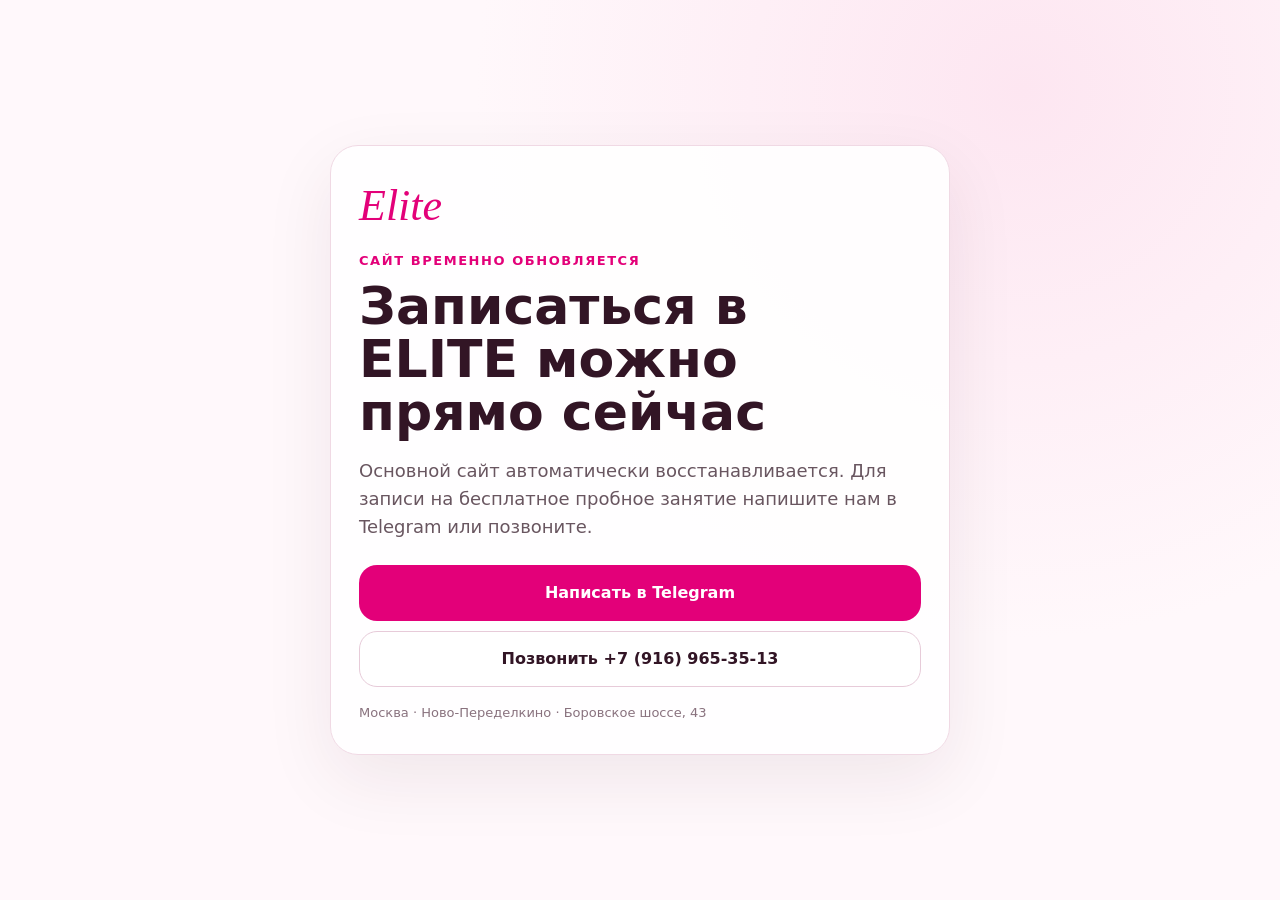
<file: site/deploy/fallback.html>
<!doctype html>
<html lang="ru">
<head>
  <meta charset="utf-8">
  <meta name="viewport" content="width=device-width,initial-scale=1,viewport-fit=cover">
  <meta name="robots" content="noindex,nofollow">
  <title>ELITE — художественная гимнастика</title>
  <style>
    :root{font-family:Inter,Manrope,system-ui,-apple-system,BlinkMacSystemFont,"Segoe UI",sans-serif;color:#321525;background:#fff8fb}
    *{box-sizing:border-box}body{margin:0;min-height:100svh;display:grid;place-items:center;padding:24px;background:radial-gradient(circle at 80% 10%,#fde6f1,transparent 42%),#fff8fb}
    main{width:min(620px,100%);padding:34px 28px;border:1px solid #f0d9e4;border-radius:28px;background:rgba(255,255,255,.9);box-shadow:0 24px 70px rgba(62,20,43,.08)}
    .brand{font-family:Georgia,serif;font-size:44px;font-style:italic;color:#e30079;margin:0 0 22px}.eyebrow{font-size:13px;font-weight:800;letter-spacing:.12em;text-transform:uppercase;color:#e30079}
    h1{font-size:clamp(30px,8vw,52px);line-height:1.02;margin:12px 0 18px}p{font-size:18px;line-height:1.55;color:#695660;margin:0 0 24px}
    .actions{display:grid;gap:10px}.btn{display:flex;justify-content:center;align-items:center;min-height:56px;border-radius:18px;text-decoration:none;font-weight:800;padding:12px 18px}.primary{background:#e30079;color:white}.secondary{border:1px solid #e7cbd9;color:#321525;background:white}.small{font-size:13px;color:#89727e;margin-top:18px}
  </style>
</head>
<body>
<main>
  <div class="brand">Elite</div>
  <div class="eyebrow">Сайт временно обновляется</div>
  <h1>Записаться в ELITE можно прямо сейчас</h1>
  <p>Основной сайт автоматически восстанавливается. Для записи на бесплатное пробное занятие напишите нам в Telegram или позвоните.</p>
  <div class="actions">
    <a class="btn primary" href="https://t.me/Undina_007">Написать в Telegram</a>
    <a class="btn secondary" href="tel:+79169653513">Позвонить +7 (916) 965-35-13</a>
  </div>
  <div class="small">Москва · Ново‑Переделкино · Боровское шоссе, 43</div>
</main>
</body>
</html>
</file>
